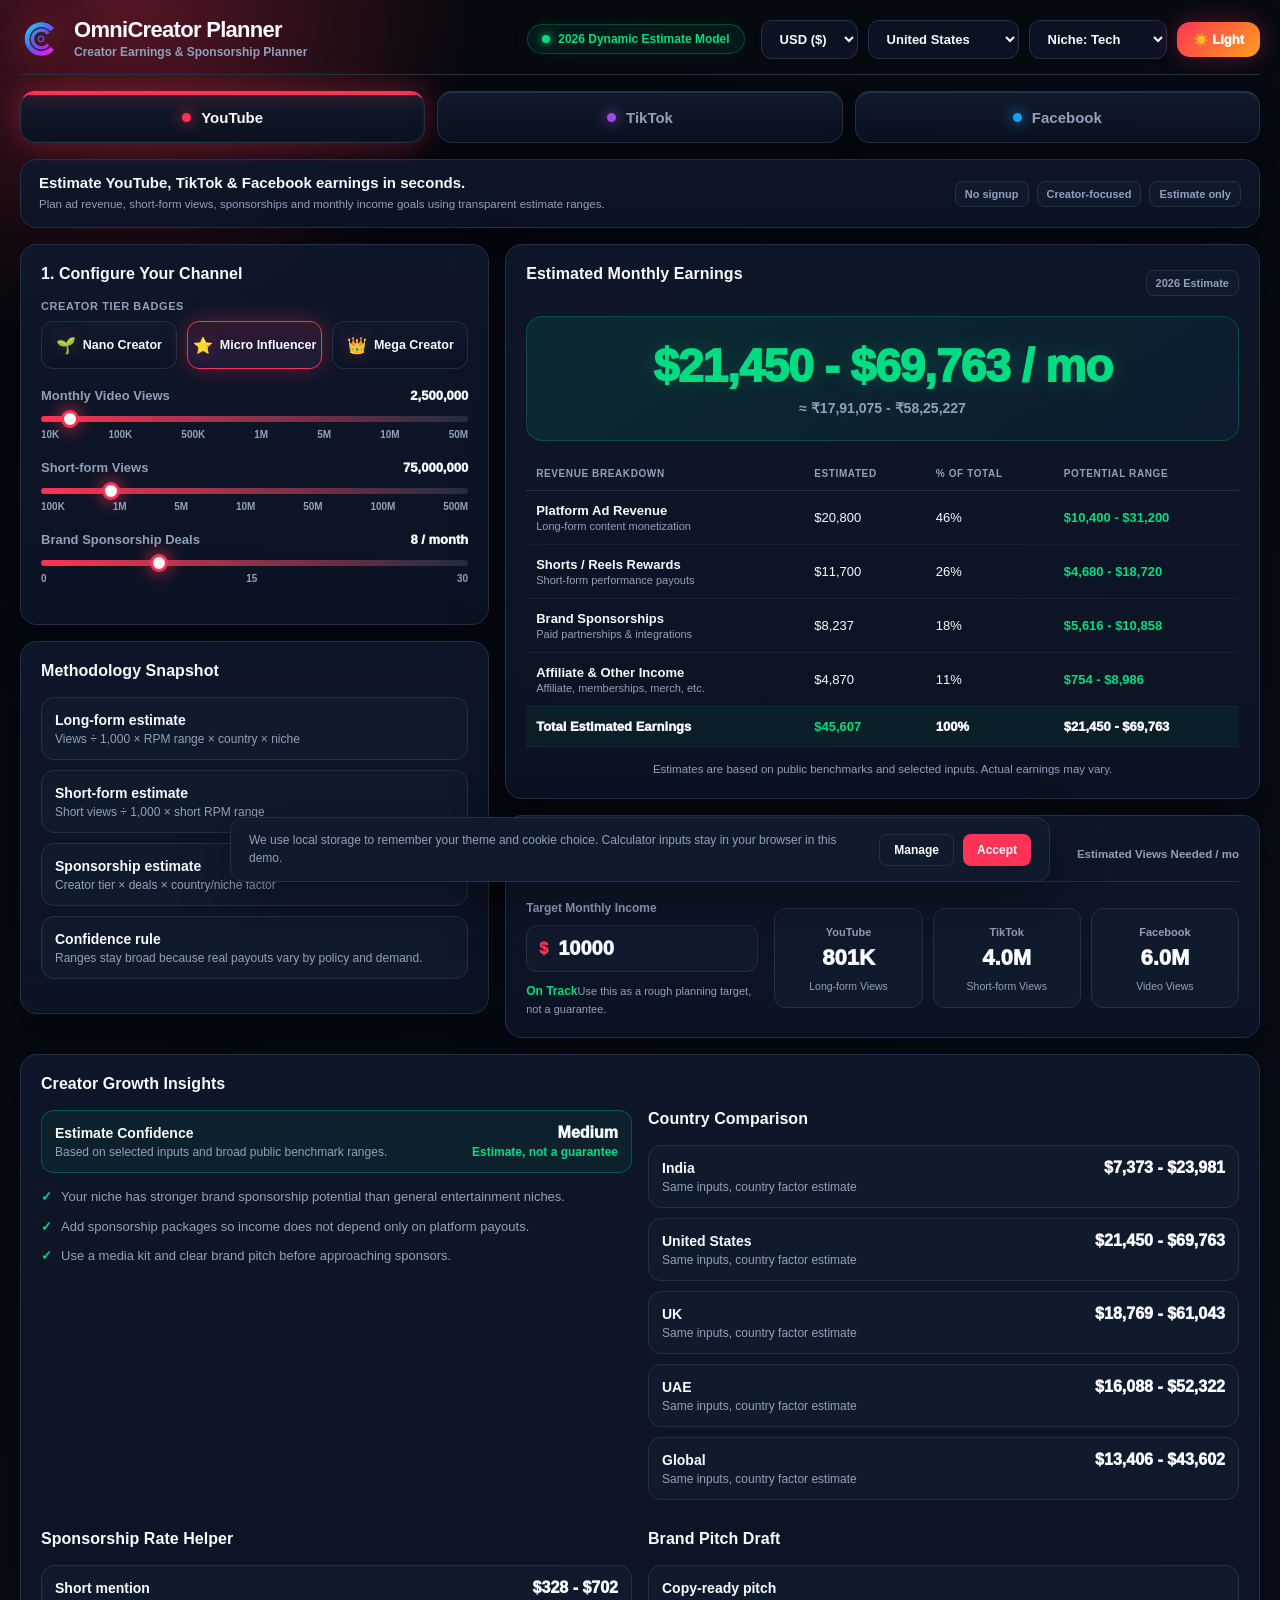
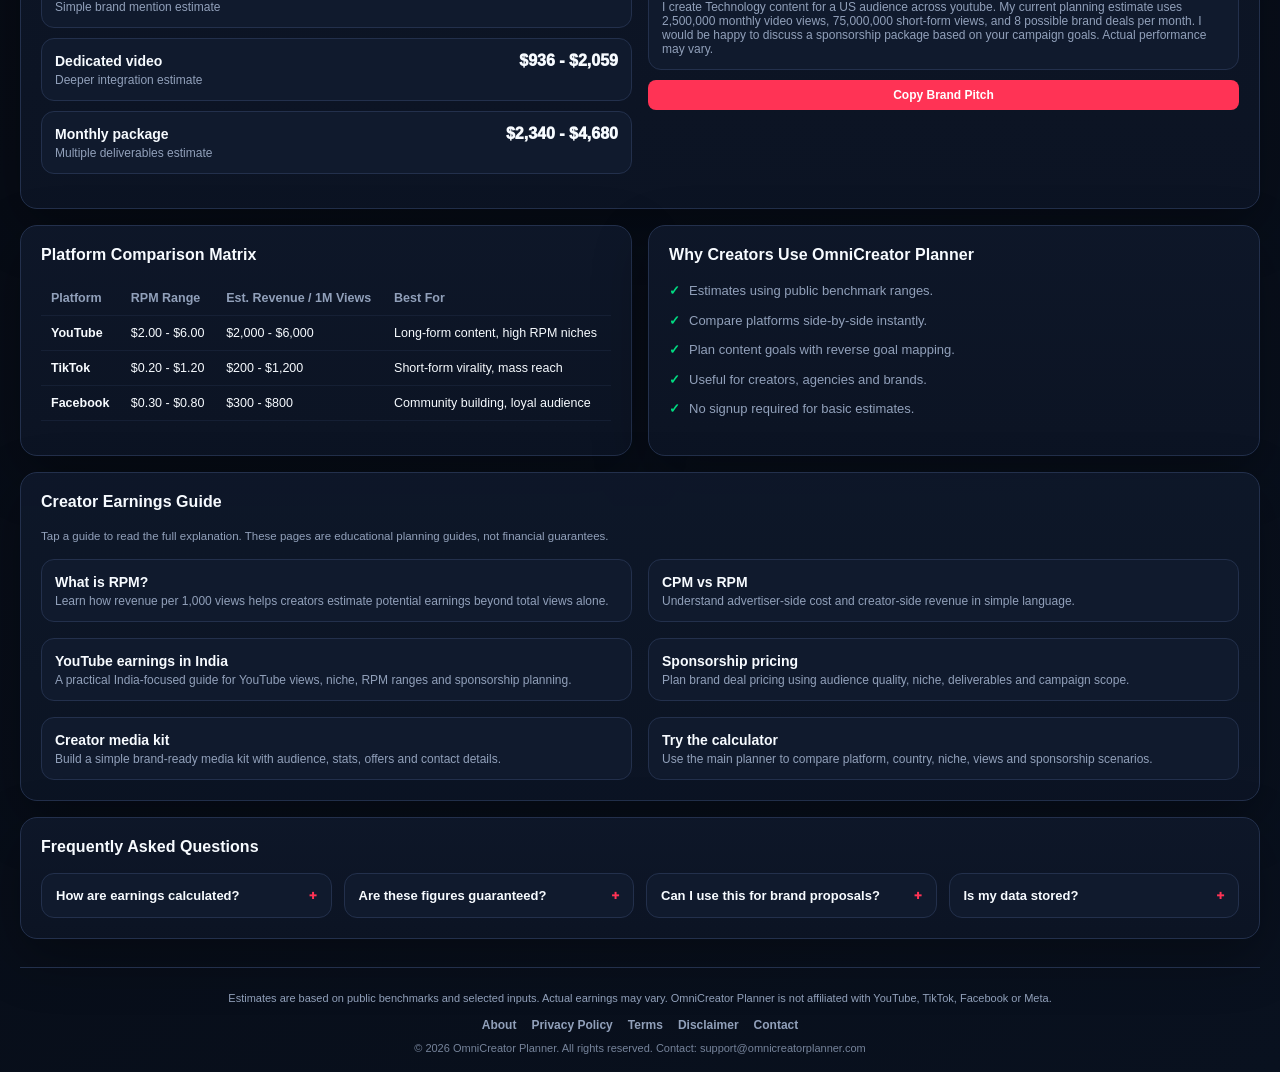
<file: index.html>
<!DOCTYPE html>
<html lang="en">
<head>
  <meta charset="UTF-8">
  <meta name="viewport" content="width=device-width, initial-scale=1.0">
  <title>OmniCreator Planner | Creator Earnings Estimator</title>
  <meta name="description" content="Estimate potential creator earnings across YouTube, TikTok and Facebook using selected inputs, public RPM benchmark ranges, country factors and niche assumptions. Actual earnings may vary.">
  <meta name="robots" content="index, follow">
  <meta name="theme-color" content="#07090e">
  <link rel="canonical" href="https://omnicreatorplanner.com/">
  <meta property="og:title" content="OmniCreator Planner | Creator Earnings Estimator">
  <meta property="og:description" content="A transparent creator revenue planner for YouTube, TikTok and Facebook estimates.">
  <meta property="og:type" content="website">
  <meta property="og:url" content="https://omnicreatorplanner.com/">
  <link rel="stylesheet" href="style.css">
</head>
<body data-theme="dark" data-platform="youtube">
  <div class="cookie-bar" id="cookie-consent-bar">
    <div class="cookie-text">We use local storage to remember your theme and cookie choice. Calculator inputs stay in your browser in this demo.</div>
    <div class="cookie-actions"><button class="cookie-btn secondary" onclick="openLegalPolicyModal('privacy')">Manage</button><button class="cookie-btn primary" onclick="acceptCookieConsent()">Accept</button></div>
  </div>

  <div class="app-wrapper">
    <header class="app-header">
      <div class="header-left"><div class="brand-container"><svg class="brand-logo-svg" viewBox="0 0 100 100" xmlns="http://www.w3.org/2000/svg" aria-label="OmniCreator Planner logo"><defs><linearGradient id="ringGlow" x1="0%" y1="0%" x2="100%" y2="100%"><stop offset="0%" stop-color="#1d9bf0"/><stop offset="50%" stop-color="#9d4edd"/><stop offset="100%" stop-color="#ff3355"/></linearGradient><filter id="brandGlow"><feGaussianBlur stdDeviation="2.2" result="blur"/><feMerge><feMergeNode in="blur"/><feMergeNode in="SourceGraphic"/></feMerge></filter></defs><rect x="10" y="10" width="80" height="80" rx="22" fill="rgba(255,255,255,.03)" stroke="url(#ringGlow)" stroke-width="3"/><path d="M61 25A27 27 0 1 0 61 75" fill="none" stroke="url(#ringGlow)" stroke-width="8" stroke-linecap="round" filter="url(#brandGlow)"/><path d="M56 36A15 15 0 1 0 56 64" fill="none" stroke="#ffffff" stroke-width="5" stroke-linecap="round" opacity=".92"/><circle cx="66" cy="50" r="5" fill="url(#ringGlow)" filter="url(#brandGlow)"/></svg><div class="brand-text"><span class="main-title">OmniCreator Planner</span><span class="sub-title">Creator Earnings & Sponsorship Planner</span></div></div></div>
      <div class="header-center"><div class="status-badge"><span class="status-pulse-dot"></span><span class="status-badge-text">2026 Dynamic Estimate Model</span></div></div>
      <div class="header-right"><div class="header-desktop-selectors" id="desktop-selectors-mount"></div><button class="theme-toggle-btn" id="theme-switcher-btn" onclick="toggleGlobalThemeMode()">Light</button></div>
    </header>

    <nav class="platform-tabs-container" aria-label="Platform selector">
      <button class="platform-tab-card youtube-tab active" onclick="setPlatformContext('youtube')"><span class="platform-indicator-dot yt"></span><span class="platform-tab-title">YouTube</span></button>
      <button class="platform-tab-card tiktok-tab" onclick="setPlatformContext('tiktok')"><span class="platform-indicator-dot tt"></span><span class="platform-tab-title">TikTok</span></button>
      <button class="platform-tab-card facebook-tab" onclick="setPlatformContext('facebook')"><span class="platform-indicator-dot fb"></span><span class="platform-tab-title">Facebook</span></button>
    </nav>

    <section class="glass-dashboard-card value-strip-card" style="padding:14px 18px;display:flex;justify-content:space-between;gap:14px;align-items:center;flex-wrap:wrap">
      <div><strong style="font-size:15px">Estimate YouTube, TikTok & Facebook earnings in seconds.</strong><p class="safe-compliance-disclaimer-label" style="text-align:left;margin-top:4px">Plan ad revenue, short-form views, sponsorships and monthly income goals using transparent estimate ranges.</p></div>
      <div style="display:flex;gap:8px;flex-wrap:wrap"><span class="badge-year-tag">No signup</span><span class="badge-year-tag">Creator-focused</span><span class="badge-year-tag">Estimate only</span></div>
    </section>

    <div class="main-layout-split-grid">
      <div class="layout-column-block section-configure">
        <section class="glass-dashboard-card config-panel-card">
          <h1 class="card-section-heading">1. Configure Your Channel</h1>
          <div class="mobile-inline-filters-box"><div class="form-select-row-element"><label>Currency</label><select class="form-native-dropdown select-currency-node" onchange="syncGlobalSelects(this,'currency')"><option value="USD">USD ($)</option><option value="INR">INR (₹)</option></select></div><div class="form-select-row-element"><label>Country Profile</label><select class="form-native-dropdown select-country-node" onchange="syncGlobalSelects(this,'country')"><option value="India">India</option><option value="Global">Global Market</option><option value="US">United States</option><option value="UK">United Kingdom</option><option value="Canada">Canada</option><option value="Australia">Australia</option><option value="UAE">UAE</option><option value="Pakistan">Pakistan</option><option value="Bangladesh">Bangladesh</option></select></div><div class="form-select-row-element"><label>Channel Niche</label><select class="form-native-dropdown select-niche-node" onchange="syncGlobalSelects(this,'niche')"><option value="Technology">Technology</option><option value="Finance">Finance</option><option value="Education">Education</option><option value="Business">Business</option><option value="Gaming">Gaming</option><option value="Entertainment">Entertainment</option><option value="Lifestyle">Lifestyle</option><option value="Beauty">Beauty</option><option value="Fitness">Fitness</option><option value="Travel">Travel</option></select></div></div>
          <div class="badge-presets-container"><label class="preset-label-tag">Creator Tier Badges</label><div class="badge-flex-row"><button class="preset-pill-btn btn-nano" onclick="triggerPresetAllocation('nano',this)"><span class="badge-icon-vector">🌱</span> Nano Creator</button><button class="preset-pill-btn btn-micro active" onclick="triggerPresetAllocation('micro',this)"><span class="badge-icon-vector">⭐</span> Micro Influencer</button><button class="preset-pill-btn btn-mega" onclick="triggerPresetAllocation('mega',this)"><span class="badge-icon-vector">👑</span> Mega Creator</button></div></div>
          <div class="slider-element-wrapper"><div class="slider-header-labels"><span class="slider-title-text">Monthly Video Views</span><span class="slider-live-value-counter" id="lbl-counter-views">2,500,000</span></div><input type="range" class="native-theme-slider" id="input-range-views" min="10000" max="50000000" step="10000" value="2500000" oninput="runExecutionCalculations()"><div class="slider-marker-bounds-row"><span>10K</span><span>100K</span><span>500K</span><span>1M</span><span>5M</span><span>10M</span><span>50M</span></div></div>
          <div class="slider-element-wrapper"><div class="slider-header-labels"><span class="slider-title-text">Short-form Views</span><span class="slider-live-value-counter" id="lbl-counter-shorts">75,000,000</span></div><input type="range" class="native-theme-slider" id="input-range-shorts" min="100000" max="500000000" step="50000" value="75000000" oninput="runExecutionCalculations()"><div class="slider-marker-bounds-row"><span>100K</span><span>1M</span><span>5M</span><span>10M</span><span>50M</span><span>100M</span><span>500M</span></div></div>
          <div class="slider-element-wrapper"><div class="slider-header-labels"><span class="slider-title-text">Brand Sponsorship Deals</span><span class="slider-live-value-counter" id="lbl-counter-deals">8 / month</span></div><input type="range" class="native-theme-slider" id="input-range-deals" min="0" max="30" step="1" value="8" oninput="runExecutionCalculations()"><div class="slider-marker-bounds-row"><span>0</span><span>15</span><span>30</span></div></div>
        </section>
        <section class="glass-dashboard-card methodology-snapshot-card" style="margin-top:16px"><h2 class="card-section-heading">Methodology Snapshot</h2><div class="mobile-only-breakdown-cards-stack" style="display:flex"><div class="responsive-breakdown-card-node"><div class="resp-card-left-meta"><strong>Long-form estimate</strong><small>Views ÷ 1,000 × RPM range × country × niche</small></div></div><div class="responsive-breakdown-card-node"><div class="resp-card-left-meta"><strong>Short-form estimate</strong><small>Short views ÷ 1,000 × short RPM range</small></div></div><div class="responsive-breakdown-card-node"><div class="resp-card-left-meta"><strong>Sponsorship estimate</strong><small>Creator tier × deals × country/niche factor</small></div></div><div class="responsive-breakdown-card-node"><div class="resp-card-left-meta"><strong>Confidence rule</strong><small>Ranges stay broad because real payouts vary by policy and demand.</small></div></div></div></section>
      </div>

      <div class="layout-column-block section-results">
        <section class="glass-dashboard-card results-display-panel"><div class="results-panel-header"><h2 class="card-section-heading">Estimated Monthly Earnings</h2><span class="badge-year-tag">2026 Estimate</span></div><div class="earnings-hero-payout-box"><div class="payout-range-primary" id="payout-range-display-usd">$8,200 - $12,450 / mo</div><div class="payout-range-alternate" id="payout-range-display-inr">≈ ₹6,84,600 - ₹10,39,500</div></div><div class="desktop-only-table-wrapper"><table class="breakdown-matrix-table"><thead><tr><th>Revenue Breakdown</th><th>Estimated</th><th>% of Total</th><th>Potential Range</th></tr></thead><tbody id="table-body-breakdown-rows"></tbody></table></div><div class="mobile-only-breakdown-cards-stack" id="mobile-cards-breakdown-mount"></div><p class="safe-compliance-disclaimer-label">Estimates are based on public benchmarks and selected inputs. Actual earnings may vary.</p></section>
        <section class="glass-dashboard-card goal-planner-panel-card"><div class="goal-planner-container-header"><h2 class="card-section-heading">Goal Planner</h2><span class="goal-subheading-note">Estimated Views Needed / mo</span></div><div class="goal-planner-split-flex-wrapper"><div class="goal-left-input-block"><label class="goal-input-label-tag">Target Monthly Income</label><div class="goal-input-relative-field"><span class="goal-currency-symbol-marker" id="lbl-goal-currency-indicator">$</span><input type="number" class="goal-native-numeric-input" id="input-numeric-goal" value="10000" oninput="executeReverseGoalPlannerMath()"></div><div class="goal-status-indicator-block"><span class="status-marker-emerald">On Track</span><span class="status-desc-text">Use this as a rough planning target, not a guarantee.</span></div></div><div class="goal-right-metrics-display-stack"><div class="goal-platform-output-row yt-row"><span class="goal-platform-name">YouTube</span><div class="goal-computed-value" id="lbl-goal-yt-views">1.1M</div><span class="goal-unit-subtext">Long-form Views</span></div><div class="goal-platform-output-row tt-row"><span class="goal-platform-name">TikTok</span><div class="goal-computed-value" id="lbl-goal-tt-views">1.6M</div><span class="goal-unit-subtext">Short-form Views</span></div><div class="goal-platform-output-row fb-row"><span class="goal-platform-name">Facebook</span><div class="goal-computed-value" id="lbl-goal-fb-views">1.2M</div><span class="goal-unit-subtext">Video Views</span></div></div></div></section>
      </div>
    </div>

    <section class="glass-dashboard-card creator-insights-panel"><h2 class="card-section-heading">Creator Growth Insights</h2><div class="lower-data-split-grid"><div><div class="responsive-breakdown-card-node total-card"><div class="resp-card-left-meta"><strong>Estimate Confidence</strong><small id="insight-confidence-reason">Based on broad public benchmark ranges.</small></div><div class="resp-card-right-metrics"><span class="resp-card-val" id="insight-confidence-label">Medium</span><span class="resp-card-range">Estimate, not a guarantee</span></div></div><ul class="benefits-clean-list-layer" id="growth-suggestions-list" style="margin-top:14px"></ul></div><div><h3 class="card-section-heading">Country Comparison</h3><div class="mobile-only-breakdown-cards-stack" id="country-comparison-cards" style="display:flex"></div></div></div><div class="lower-data-split-grid" style="margin-top:16px"><div><h3 class="card-section-heading">Sponsorship Rate Helper</h3><div class="mobile-only-breakdown-cards-stack" id="sponsorship-helper-cards" style="display:flex"></div></div><div><h3 class="card-section-heading">Brand Pitch Draft</h3><div class="responsive-breakdown-card-node" style="align-items:flex-start"><div class="resp-card-left-meta"><strong>Copy-ready pitch</strong><small id="brand-pitch-output">Adjust inputs to generate a creator pitch.</small></div></div><button class="cookie-btn primary" onclick="copyBrandPitchText()" style="margin-top:10px;width:100%">Copy Brand Pitch</button><p class="safe-compliance-disclaimer-label" id="copy-feedback" style="margin-top:8px"></p></div></div></section>

    <div class="lower-data-split-grid"><section class="glass-dashboard-card comparison-matrix-card"><h2 class="card-section-heading">Platform Comparison Matrix</h2><div id="comparison-layout-mount-node"></div></section><section class="glass-dashboard-card value-benefits-card"><h2 class="card-section-heading">Why Creators Use OmniCreator Planner</h2><ul class="benefits-clean-list-layer"><li>Estimates using public benchmark ranges.</li><li>Compare platforms side-by-side instantly.</li><li>Plan content goals with reverse goal mapping.</li><li>Useful for creators, agencies and brands.</li><li>No signup required for basic estimates.</li></ul></section></div>

    <section class="glass-dashboard-card creator-guide-section">
      <h2 class="card-section-heading">Creator Earnings Guide</h2>
      <p class="safe-compliance-disclaimer-label" style="text-align:left;margin-bottom:14px">Tap a guide to read the full explanation. These pages are educational planning guides, not financial guarantees.</p>
      <div class="lower-data-split-grid">
        <a class="responsive-breakdown-card-node" href="rpm-guide.html" style="align-items:flex-start;text-decoration:none;color:inherit"><div class="resp-card-left-meta"><strong>What is RPM?</strong><small>Learn how revenue per 1,000 views helps creators estimate potential earnings beyond total views alone.</small></div></a>
        <a class="responsive-breakdown-card-node" href="cpm-vs-rpm.html" style="align-items:flex-start;text-decoration:none;color:inherit"><div class="resp-card-left-meta"><strong>CPM vs RPM</strong><small>Understand advertiser-side cost and creator-side revenue in simple language.</small></div></a>
        <a class="responsive-breakdown-card-node" href="youtube-earnings-india.html" style="align-items:flex-start;text-decoration:none;color:inherit"><div class="resp-card-left-meta"><strong>YouTube earnings in India</strong><small>A practical India-focused guide for YouTube views, niche, RPM ranges and sponsorship planning.</small></div></a>
        <a class="responsive-breakdown-card-node" href="sponsorship-pricing-guide.html" style="align-items:flex-start;text-decoration:none;color:inherit"><div class="resp-card-left-meta"><strong>Sponsorship pricing</strong><small>Plan brand deal pricing using audience quality, niche, deliverables and campaign scope.</small></div></a>
        <a class="responsive-breakdown-card-node" href="media-kit-guide.html" style="align-items:flex-start;text-decoration:none;color:inherit"><div class="resp-card-left-meta"><strong>Creator media kit</strong><small>Build a simple brand-ready media kit with audience, stats, offers and contact details.</small></div></a>
        <a class="responsive-breakdown-card-node" href="index.html" style="align-items:flex-start;text-decoration:none;color:inherit"><div class="resp-card-left-meta"><strong>Try the calculator</strong><small>Use the main planner to compare platform, country, niche, views and sponsorship scenarios.</small></div></a>
      </div>
    </section>

    <section class="glass-dashboard-card semantic-faq-accordion-card"><h2 class="card-section-heading">Frequently Asked Questions</h2><div class="accordion-layout-vertical-stack"><div class="accordion-node-item" onclick="toggleAccordionState(this)"><div class="accordion-question-row">How are earnings calculated? <span class="toggle-sign-icon">+</span></div><div class="accordion-answer-content-block"><p>Estimates use selected platform, views, short-form views, country, niche, creator tier, sponsorship deals and public benchmark RPM ranges.</p></div></div><div class="accordion-node-item" onclick="toggleAccordionState(this)"><div class="accordion-question-row">Are these figures guaranteed? <span class="toggle-sign-icon">+</span></div><div class="accordion-answer-content-block"><p>No. Actual earnings may vary based on audience location, engagement, watch time, monetization status, platform policy and advertiser demand.</p></div></div><div class="accordion-node-item" onclick="toggleAccordionState(this)"><div class="accordion-question-row">Can I use this for brand proposals? <span class="toggle-sign-icon">+</span></div><div class="accordion-answer-content-block"><p>Yes, this tool can help create rough planning estimates, but final brand pricing should be negotiated separately.</p></div></div><div class="accordion-node-item" onclick="toggleAccordionState(this)"><div class="accordion-question-row">Is my data stored? <span class="toggle-sign-icon">+</span></div><div class="accordion-answer-content-block"><p>For this demo, calculations run in your browser and no account is required. Theme and cookie choices may be saved locally in your browser.</p></div></div></div></section>

    <footer class="app-system-footer"><p class="footer-legal-disclaimer-paragraph">Estimates are based on public benchmarks and selected inputs. Actual earnings may vary. OmniCreator Planner is not affiliated with YouTube, TikTok, Facebook or Meta.</p><div class="footer-nav-links-row"><a href="javascript:void(0)" onclick="openLegalPolicyModal('about'); return false;">About</a><a href="javascript:void(0)" onclick="openLegalPolicyModal('privacy'); return false;">Privacy Policy</a><a href="javascript:void(0)" onclick="openLegalPolicyModal('terms'); return false;">Terms</a><a href="javascript:void(0)" onclick="openLegalPolicyModal('disclaimer'); return false;">Disclaimer</a><a href="javascript:void(0)" onclick="openLegalPolicyModal('contact'); return false;">Contact</a></div><p class="footer-copyright-tag-label">© 2026 OmniCreator Planner. All rights reserved. Contact: support@omnicreatorplanner.com</p></footer>
  </div>

  <div class="modal-dialog-blur-overlay" id="global-policy-modal-mount" onclick="closeLegalPolicyModal()"><div class="modal-body-container" onclick="event.stopPropagation()"><button class="modal-close-trigger-btn" onclick="closeLegalPolicyModal()">×</button><div class="modal-dynamic-content-area" id="modal-content-injector"></div></div></div>
  <script src="logo-fix.js"></script>
  <script src="script.js"></script>
</body>
</html>
</file>
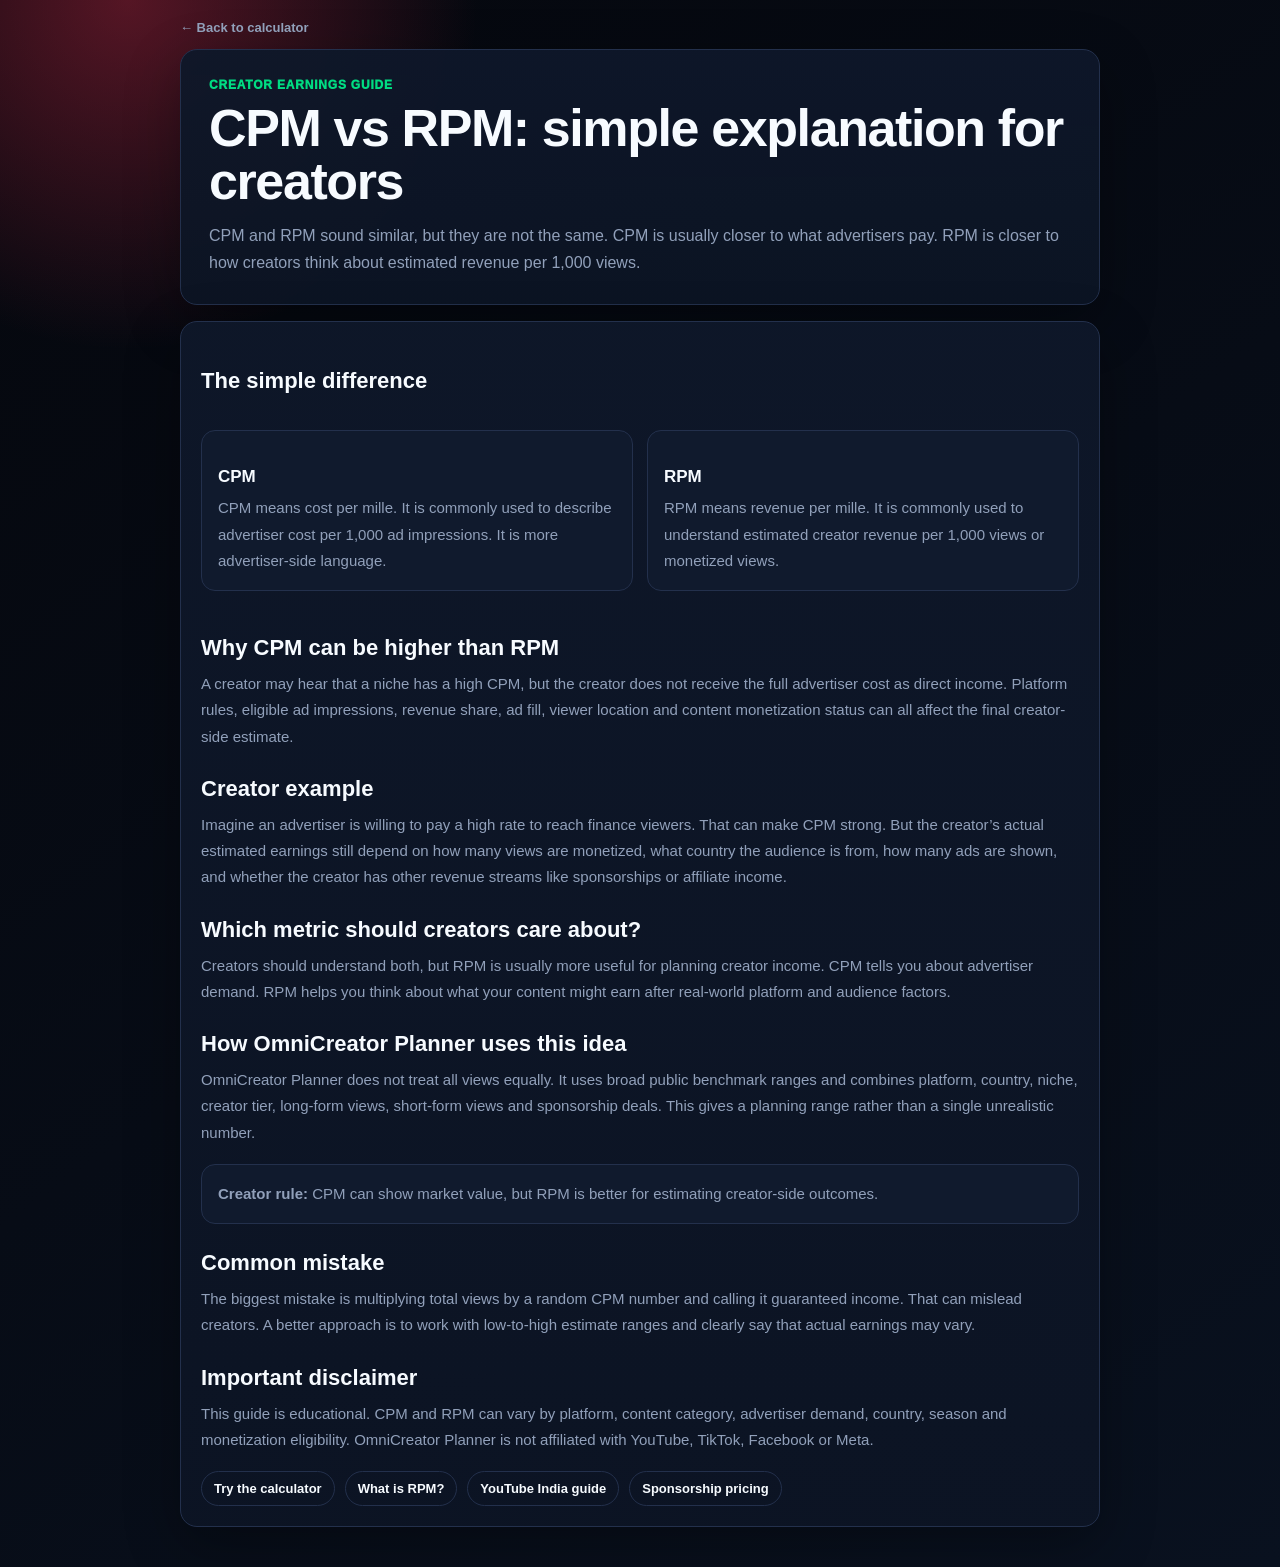
<file: cpm-vs-rpm.html>
<!DOCTYPE html>
<html lang="en">
<head>
  <meta charset="UTF-8">
  <meta name="viewport" content="width=device-width, initial-scale=1.0">
  <title>CPM vs RPM: Simple Explanation for Creators | OmniCreator Planner</title>
  <meta name="description" content="Understand CPM vs RPM in simple creator language. Learn why advertiser cost and creator revenue are not the same thing.">
  <meta name="robots" content="index, follow">
  <meta name="theme-color" content="#07090e">
  <link rel="canonical" href="https://omnicreatorplanner.com/cpm-vs-rpm.html">
  <meta property="og:title" content="CPM vs RPM: Simple Explanation for Creators">
  <meta property="og:description" content="A clear guide to the difference between CPM and RPM for creators planning YouTube, TikTok or Facebook earnings.">
  <meta property="og:type" content="article">
  <meta property="og:url" content="https://omnicreatorplanner.com/cpm-vs-rpm.html">
  <link rel="stylesheet" href="style.css">
  <style>.guide-wrapper{max-width:920px;margin:0 auto;padding:18px 0 40px}.guide-hero{padding:28px}.guide-eyebrow{color:var(--green);font-size:12px;font-weight:950;text-transform:uppercase;letter-spacing:.8px;margin-bottom:10px}.guide-title{font-size:clamp(30px,5vw,52px);line-height:1.02;letter-spacing:-1.4px;margin-bottom:14px}.guide-intro{color:var(--muted);font-size:16px;line-height:1.7}.guide-body{margin-top:16px}.guide-body h2{font-size:22px;margin:26px 0 10px}.guide-body h3{font-size:17px;margin:20px 0 8px}.guide-body p,.guide-body li{color:var(--muted);font-size:15px;line-height:1.75}.guide-body ul{padding-left:22px;margin:10px 0}.guide-callout{border:1px solid var(--line);background:var(--card2);border-radius:14px;padding:16px;margin:18px 0}.guide-grid{display:grid;grid-template-columns:1fr 1fr;gap:14px;margin:18px 0}.guide-nav{display:flex;gap:10px;flex-wrap:wrap;margin-top:18px}.guide-nav a{color:var(--text);text-decoration:none;border:1px solid var(--line);border-radius:999px;padding:9px 12px;font-size:13px;font-weight:850}.guide-back{display:inline-flex;margin-bottom:14px;color:var(--muted);text-decoration:none;font-weight:900;font-size:13px}@media(max-width:700px){.guide-grid{grid-template-columns:1fr}.guide-hero{padding:20px}}</style>
</head>
<body data-theme="dark" data-platform="youtube">
  <div class="guide-wrapper">
    <a class="guide-back" href="index.html">← Back to calculator</a>
    <article class="glass-dashboard-card guide-hero">
      <div class="guide-eyebrow">Creator earnings guide</div>
      <h1 class="guide-title">CPM vs RPM: simple explanation for creators</h1>
      <p class="guide-intro">CPM and RPM sound similar, but they are not the same. CPM is usually closer to what advertisers pay. RPM is closer to how creators think about estimated revenue per 1,000 views.</p>
    </article>

    <article class="glass-dashboard-card guide-body">
      <h2>The simple difference</h2>
      <div class="guide-grid">
        <div class="guide-callout"><h3>CPM</h3><p>CPM means cost per mille. It is commonly used to describe advertiser cost per 1,000 ad impressions. It is more advertiser-side language.</p></div>
        <div class="guide-callout"><h3>RPM</h3><p>RPM means revenue per mille. It is commonly used to understand estimated creator revenue per 1,000 views or monetized views.</p></div>
      </div>

      <h2>Why CPM can be higher than RPM</h2>
      <p>A creator may hear that a niche has a high CPM, but the creator does not receive the full advertiser cost as direct income. Platform rules, eligible ad impressions, revenue share, ad fill, viewer location and content monetization status can all affect the final creator-side estimate.</p>

      <h2>Creator example</h2>
      <p>Imagine an advertiser is willing to pay a high rate to reach finance viewers. That can make CPM strong. But the creator’s actual estimated earnings still depend on how many views are monetized, what country the audience is from, how many ads are shown, and whether the creator has other revenue streams like sponsorships or affiliate income.</p>

      <h2>Which metric should creators care about?</h2>
      <p>Creators should understand both, but RPM is usually more useful for planning creator income. CPM tells you about advertiser demand. RPM helps you think about what your content might earn after real-world platform and audience factors.</p>

      <h2>How OmniCreator Planner uses this idea</h2>
      <p>OmniCreator Planner does not treat all views equally. It uses broad public benchmark ranges and combines platform, country, niche, creator tier, long-form views, short-form views and sponsorship deals. This gives a planning range rather than a single unrealistic number.</p>

      <div class="guide-callout"><p><strong>Creator rule:</strong> CPM can show market value, but RPM is better for estimating creator-side outcomes.</p></div>

      <h2>Common mistake</h2>
      <p>The biggest mistake is multiplying total views by a random CPM number and calling it guaranteed income. That can mislead creators. A better approach is to work with low-to-high estimate ranges and clearly say that actual earnings may vary.</p>

      <h2>Important disclaimer</h2>
      <p>This guide is educational. CPM and RPM can vary by platform, content category, advertiser demand, country, season and monetization eligibility. OmniCreator Planner is not affiliated with YouTube, TikTok, Facebook or Meta.</p>

      <div class="guide-nav">
        <a href="index.html">Try the calculator</a>
        <a href="rpm-guide.html">What is RPM?</a>
        <a href="youtube-earnings-india.html">YouTube India guide</a>
        <a href="sponsorship-pricing-guide.html">Sponsorship pricing</a>
      </div>
    </article>
  </div>
</body>
</html>
</file>
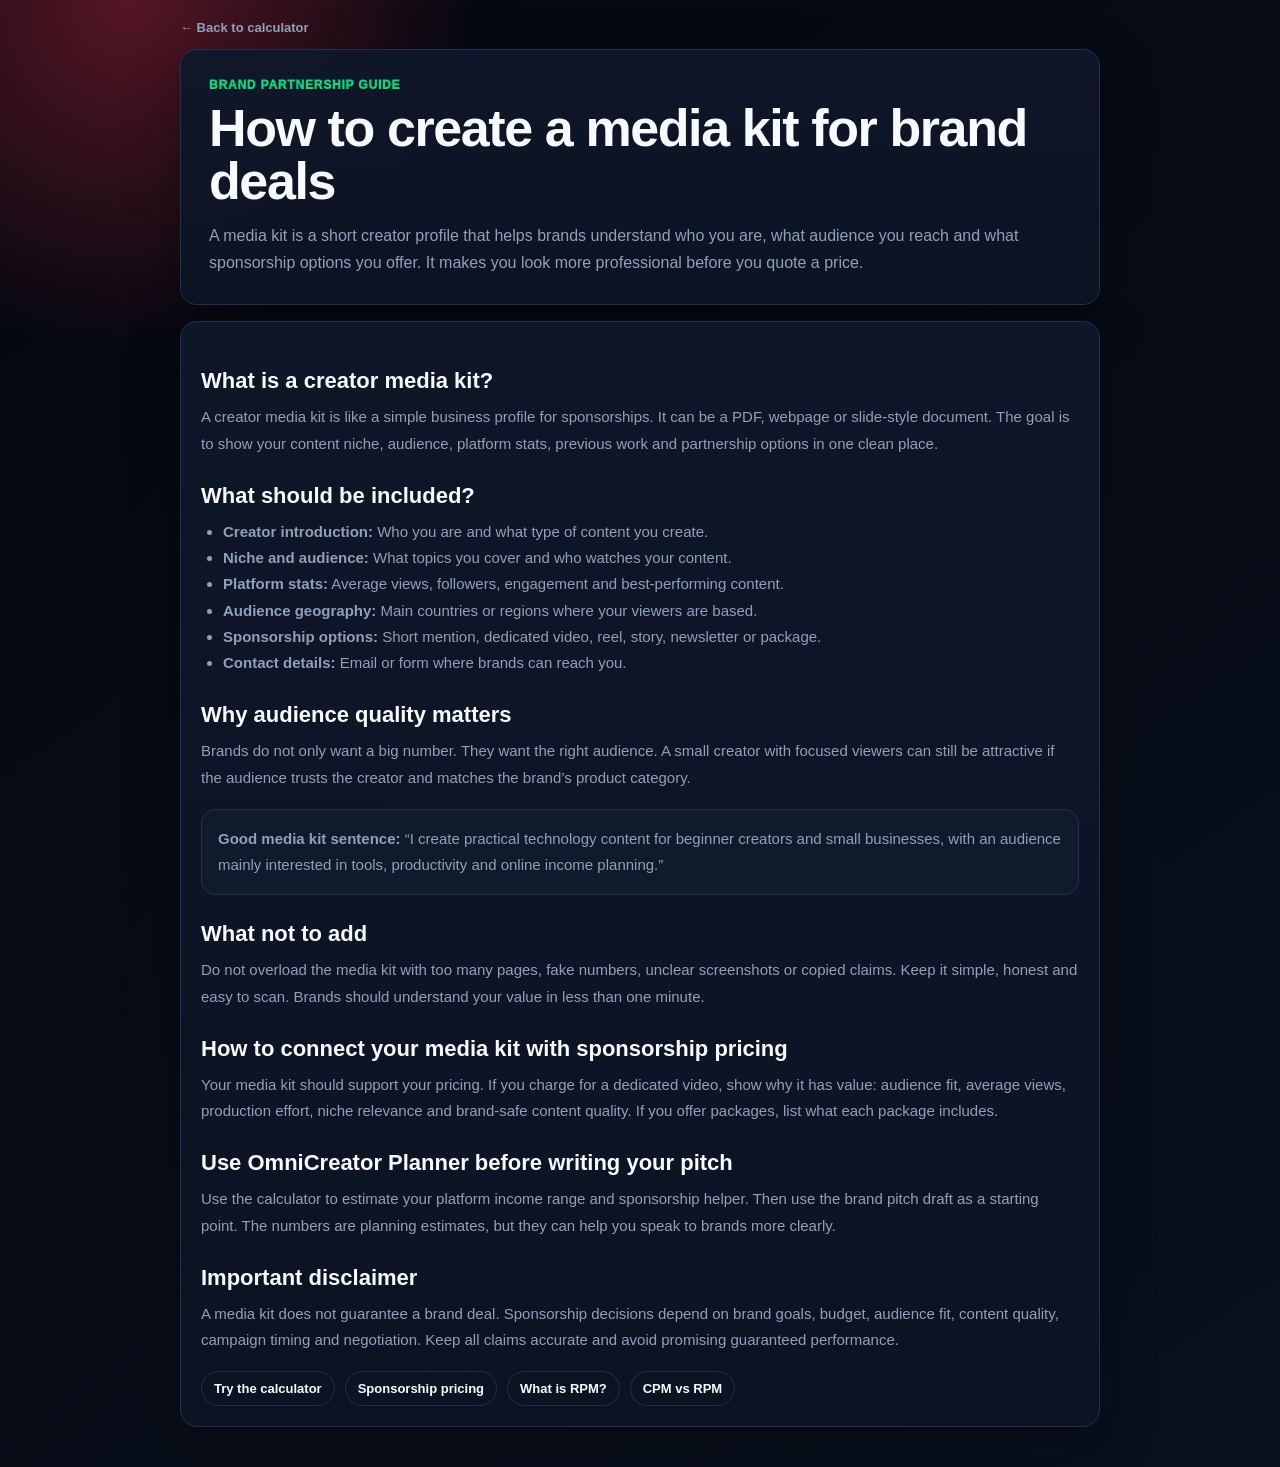
<file: media-kit-guide.html>
<!DOCTYPE html>
<html lang="en">
<head>
  <meta charset="UTF-8">
  <meta name="viewport" content="width=device-width, initial-scale=1.0">
  <title>How to Create a Media Kit for Brand Deals | OmniCreator Planner</title>
  <meta name="description" content="Learn what a creator media kit should include: audience profile, content niche, platform stats, sponsorship options, past results and contact details.">
  <meta name="robots" content="index, follow">
  <meta name="theme-color" content="#07090e">
  <link rel="canonical" href="https://omnicreatorplanner.com/media-kit-guide.html">
  <meta property="og:title" content="How to Create a Media Kit for Brand Deals">
  <meta property="og:description" content="A simple creator media kit guide for sponsorship outreach and brand partnerships.">
  <meta property="og:type" content="article">
  <meta property="og:url" content="https://omnicreatorplanner.com/media-kit-guide.html">
  <link rel="stylesheet" href="style.css">
  <style>.guide-wrapper{max-width:920px;margin:0 auto;padding:18px 0 40px}.guide-hero{padding:28px}.guide-eyebrow{color:var(--green);font-size:12px;font-weight:950;text-transform:uppercase;letter-spacing:.8px;margin-bottom:10px}.guide-title{font-size:clamp(30px,5vw,52px);line-height:1.02;letter-spacing:-1.4px;margin-bottom:14px}.guide-intro{color:var(--muted);font-size:16px;line-height:1.7}.guide-body{margin-top:16px}.guide-body h2{font-size:22px;margin:26px 0 10px}.guide-body h3{font-size:17px;margin:20px 0 8px}.guide-body p,.guide-body li{color:var(--muted);font-size:15px;line-height:1.75}.guide-body ul{padding-left:22px;margin:10px 0}.guide-callout{border:1px solid var(--line);background:var(--card2);border-radius:14px;padding:16px;margin:18px 0}.guide-nav{display:flex;gap:10px;flex-wrap:wrap;margin-top:18px}.guide-nav a{color:var(--text);text-decoration:none;border:1px solid var(--line);border-radius:999px;padding:9px 12px;font-size:13px;font-weight:850}.guide-back{display:inline-flex;margin-bottom:14px;color:var(--muted);text-decoration:none;font-weight:900;font-size:13px}@media(max-width:600px){.guide-hero{padding:20px}}</style>
</head>
<body data-theme="dark" data-platform="youtube">
  <div class="guide-wrapper">
    <a class="guide-back" href="index.html">← Back to calculator</a>
    <article class="glass-dashboard-card guide-hero">
      <div class="guide-eyebrow">Brand partnership guide</div>
      <h1 class="guide-title">How to create a media kit for brand deals</h1>
      <p class="guide-intro">A media kit is a short creator profile that helps brands understand who you are, what audience you reach and what sponsorship options you offer. It makes you look more professional before you quote a price.</p>
    </article>

    <article class="glass-dashboard-card guide-body">
      <h2>What is a creator media kit?</h2>
      <p>A creator media kit is like a simple business profile for sponsorships. It can be a PDF, webpage or slide-style document. The goal is to show your content niche, audience, platform stats, previous work and partnership options in one clean place.</p>

      <h2>What should be included?</h2>
      <ul>
        <li><strong>Creator introduction:</strong> Who you are and what type of content you create.</li>
        <li><strong>Niche and audience:</strong> What topics you cover and who watches your content.</li>
        <li><strong>Platform stats:</strong> Average views, followers, engagement and best-performing content.</li>
        <li><strong>Audience geography:</strong> Main countries or regions where your viewers are based.</li>
        <li><strong>Sponsorship options:</strong> Short mention, dedicated video, reel, story, newsletter or package.</li>
        <li><strong>Contact details:</strong> Email or form where brands can reach you.</li>
      </ul>

      <h2>Why audience quality matters</h2>
      <p>Brands do not only want a big number. They want the right audience. A small creator with focused viewers can still be attractive if the audience trusts the creator and matches the brand’s product category.</p>

      <div class="guide-callout"><p><strong>Good media kit sentence:</strong> “I create practical technology content for beginner creators and small businesses, with an audience mainly interested in tools, productivity and online income planning.”</p></div>

      <h2>What not to add</h2>
      <p>Do not overload the media kit with too many pages, fake numbers, unclear screenshots or copied claims. Keep it simple, honest and easy to scan. Brands should understand your value in less than one minute.</p>

      <h2>How to connect your media kit with sponsorship pricing</h2>
      <p>Your media kit should support your pricing. If you charge for a dedicated video, show why it has value: audience fit, average views, production effort, niche relevance and brand-safe content quality. If you offer packages, list what each package includes.</p>

      <h2>Use OmniCreator Planner before writing your pitch</h2>
      <p>Use the calculator to estimate your platform income range and sponsorship helper. Then use the brand pitch draft as a starting point. The numbers are planning estimates, but they can help you speak to brands more clearly.</p>

      <h2>Important disclaimer</h2>
      <p>A media kit does not guarantee a brand deal. Sponsorship decisions depend on brand goals, budget, audience fit, content quality, campaign timing and negotiation. Keep all claims accurate and avoid promising guaranteed performance.</p>

      <div class="guide-nav">
        <a href="index.html">Try the calculator</a>
        <a href="sponsorship-pricing-guide.html">Sponsorship pricing</a>
        <a href="rpm-guide.html">What is RPM?</a>
        <a href="cpm-vs-rpm.html">CPM vs RPM</a>
      </div>
    </article>
  </div>
</body>
</html>
</file>
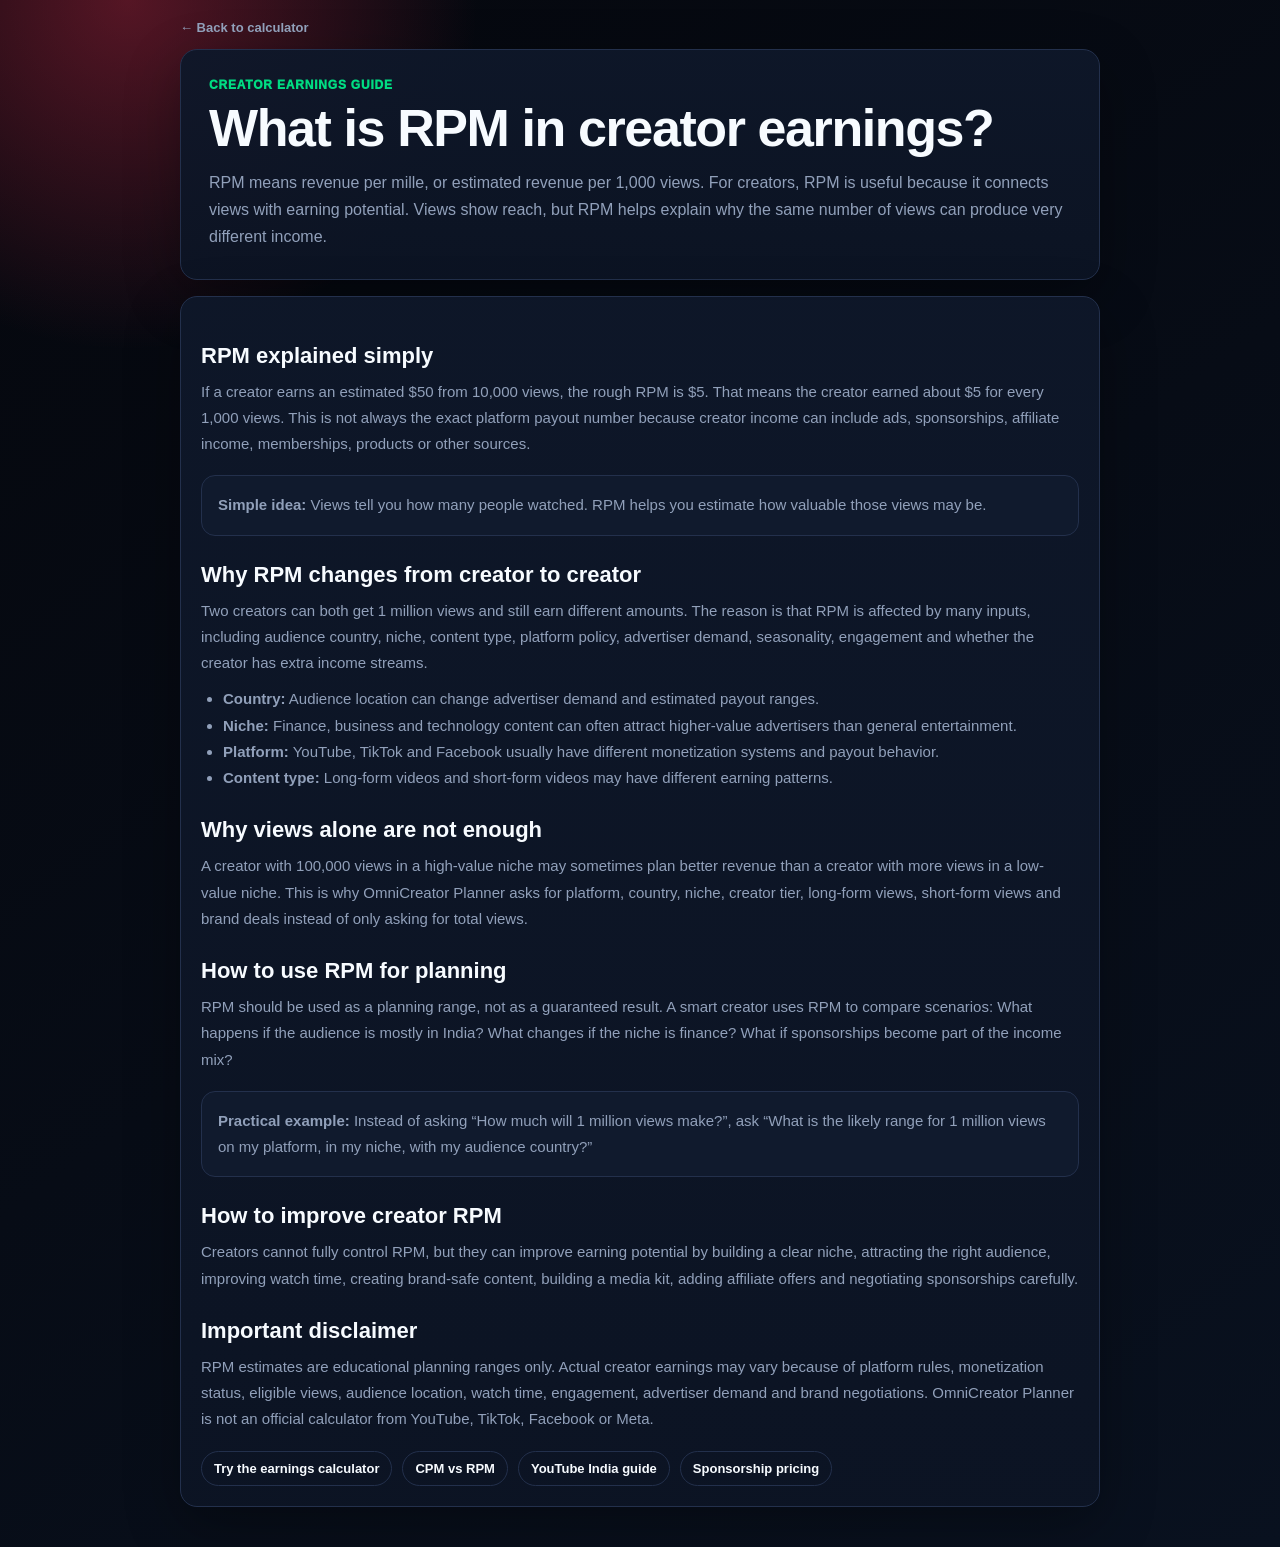
<file: rpm-guide.html>
<!DOCTYPE html>
<html lang="en">
<head>
  <meta charset="UTF-8">
  <meta name="viewport" content="width=device-width, initial-scale=1.0">
  <title>What Is RPM in Creator Earnings? | OmniCreator Planner</title>
  <meta name="description" content="Learn what RPM means in creator earnings, why it matters more than views alone, and how platform, country, niche and monetization mix can affect estimates.">
  <meta name="robots" content="index, follow">
  <meta name="theme-color" content="#07090e">
  <link rel="canonical" href="https://omnicreatorplanner.com/rpm-guide.html">
  <meta property="og:title" content="What Is RPM in Creator Earnings?">
  <meta property="og:description" content="A beginner-friendly guide to RPM, creator revenue estimates and why earnings vary by platform, audience and niche.">
  <meta property="og:type" content="article">
  <meta property="og:url" content="https://omnicreatorplanner.com/rpm-guide.html">
  <link rel="stylesheet" href="style.css">
  <style>.guide-wrapper{max-width:920px;margin:0 auto;padding:18px 0 40px}.guide-hero{padding:28px}.guide-eyebrow{color:var(--green);font-size:12px;font-weight:950;text-transform:uppercase;letter-spacing:.8px;margin-bottom:10px}.guide-title{font-size:clamp(30px,5vw,52px);line-height:1.02;letter-spacing:-1.4px;margin-bottom:14px}.guide-intro{color:var(--muted);font-size:16px;line-height:1.7}.guide-body{margin-top:16px}.guide-body h2{font-size:22px;margin:26px 0 10px}.guide-body h3{font-size:17px;margin:20px 0 8px}.guide-body p,.guide-body li{color:var(--muted);font-size:15px;line-height:1.75}.guide-body ul{padding-left:22px;margin:10px 0}.guide-callout{border:1px solid var(--line);background:var(--card2);border-radius:14px;padding:16px;margin:18px 0}.guide-nav{display:flex;gap:10px;flex-wrap:wrap;margin-top:18px}.guide-nav a{color:var(--text);text-decoration:none;border:1px solid var(--line);border-radius:999px;padding:9px 12px;font-size:13px;font-weight:850}.guide-nav a:hover{border-color:var(--accent)}.guide-back{display:inline-flex;margin-bottom:14px;color:var(--muted);text-decoration:none;font-weight:900;font-size:13px}.guide-back:hover{color:var(--text)}@media(max-width:600px){.guide-hero{padding:20px}.guide-body h2{font-size:20px}}</style>
</head>
<body data-theme="dark" data-platform="youtube">
  <div class="guide-wrapper">
    <a class="guide-back" href="index.html">← Back to calculator</a>
    <article class="glass-dashboard-card guide-hero">
      <div class="guide-eyebrow">Creator earnings guide</div>
      <h1 class="guide-title">What is RPM in creator earnings?</h1>
      <p class="guide-intro">RPM means revenue per mille, or estimated revenue per 1,000 views. For creators, RPM is useful because it connects views with earning potential. Views show reach, but RPM helps explain why the same number of views can produce very different income.</p>
    </article>

    <article class="glass-dashboard-card guide-body">
      <h2>RPM explained simply</h2>
      <p>If a creator earns an estimated $50 from 10,000 views, the rough RPM is $5. That means the creator earned about $5 for every 1,000 views. This is not always the exact platform payout number because creator income can include ads, sponsorships, affiliate income, memberships, products or other sources.</p>
      <div class="guide-callout"><p><strong>Simple idea:</strong> Views tell you how many people watched. RPM helps you estimate how valuable those views may be.</p></div>

      <h2>Why RPM changes from creator to creator</h2>
      <p>Two creators can both get 1 million views and still earn different amounts. The reason is that RPM is affected by many inputs, including audience country, niche, content type, platform policy, advertiser demand, seasonality, engagement and whether the creator has extra income streams.</p>
      <ul>
        <li><strong>Country:</strong> Audience location can change advertiser demand and estimated payout ranges.</li>
        <li><strong>Niche:</strong> Finance, business and technology content can often attract higher-value advertisers than general entertainment.</li>
        <li><strong>Platform:</strong> YouTube, TikTok and Facebook usually have different monetization systems and payout behavior.</li>
        <li><strong>Content type:</strong> Long-form videos and short-form videos may have different earning patterns.</li>
      </ul>

      <h2>Why views alone are not enough</h2>
      <p>A creator with 100,000 views in a high-value niche may sometimes plan better revenue than a creator with more views in a low-value niche. This is why OmniCreator Planner asks for platform, country, niche, creator tier, long-form views, short-form views and brand deals instead of only asking for total views.</p>

      <h2>How to use RPM for planning</h2>
      <p>RPM should be used as a planning range, not as a guaranteed result. A smart creator uses RPM to compare scenarios: What happens if the audience is mostly in India? What changes if the niche is finance? What if sponsorships become part of the income mix?</p>
      <div class="guide-callout"><p><strong>Practical example:</strong> Instead of asking “How much will 1 million views make?”, ask “What is the likely range for 1 million views on my platform, in my niche, with my audience country?”</p></div>

      <h2>How to improve creator RPM</h2>
      <p>Creators cannot fully control RPM, but they can improve earning potential by building a clear niche, attracting the right audience, improving watch time, creating brand-safe content, building a media kit, adding affiliate offers and negotiating sponsorships carefully.</p>

      <h2>Important disclaimer</h2>
      <p>RPM estimates are educational planning ranges only. Actual creator earnings may vary because of platform rules, monetization status, eligible views, audience location, watch time, engagement, advertiser demand and brand negotiations. OmniCreator Planner is not an official calculator from YouTube, TikTok, Facebook or Meta.</p>

      <div class="guide-nav">
        <a href="index.html">Try the earnings calculator</a>
        <a href="cpm-vs-rpm.html">CPM vs RPM</a>
        <a href="youtube-earnings-india.html">YouTube India guide</a>
        <a href="sponsorship-pricing-guide.html">Sponsorship pricing</a>
      </div>
    </article>
  </div>
</body>
</html>
</file>
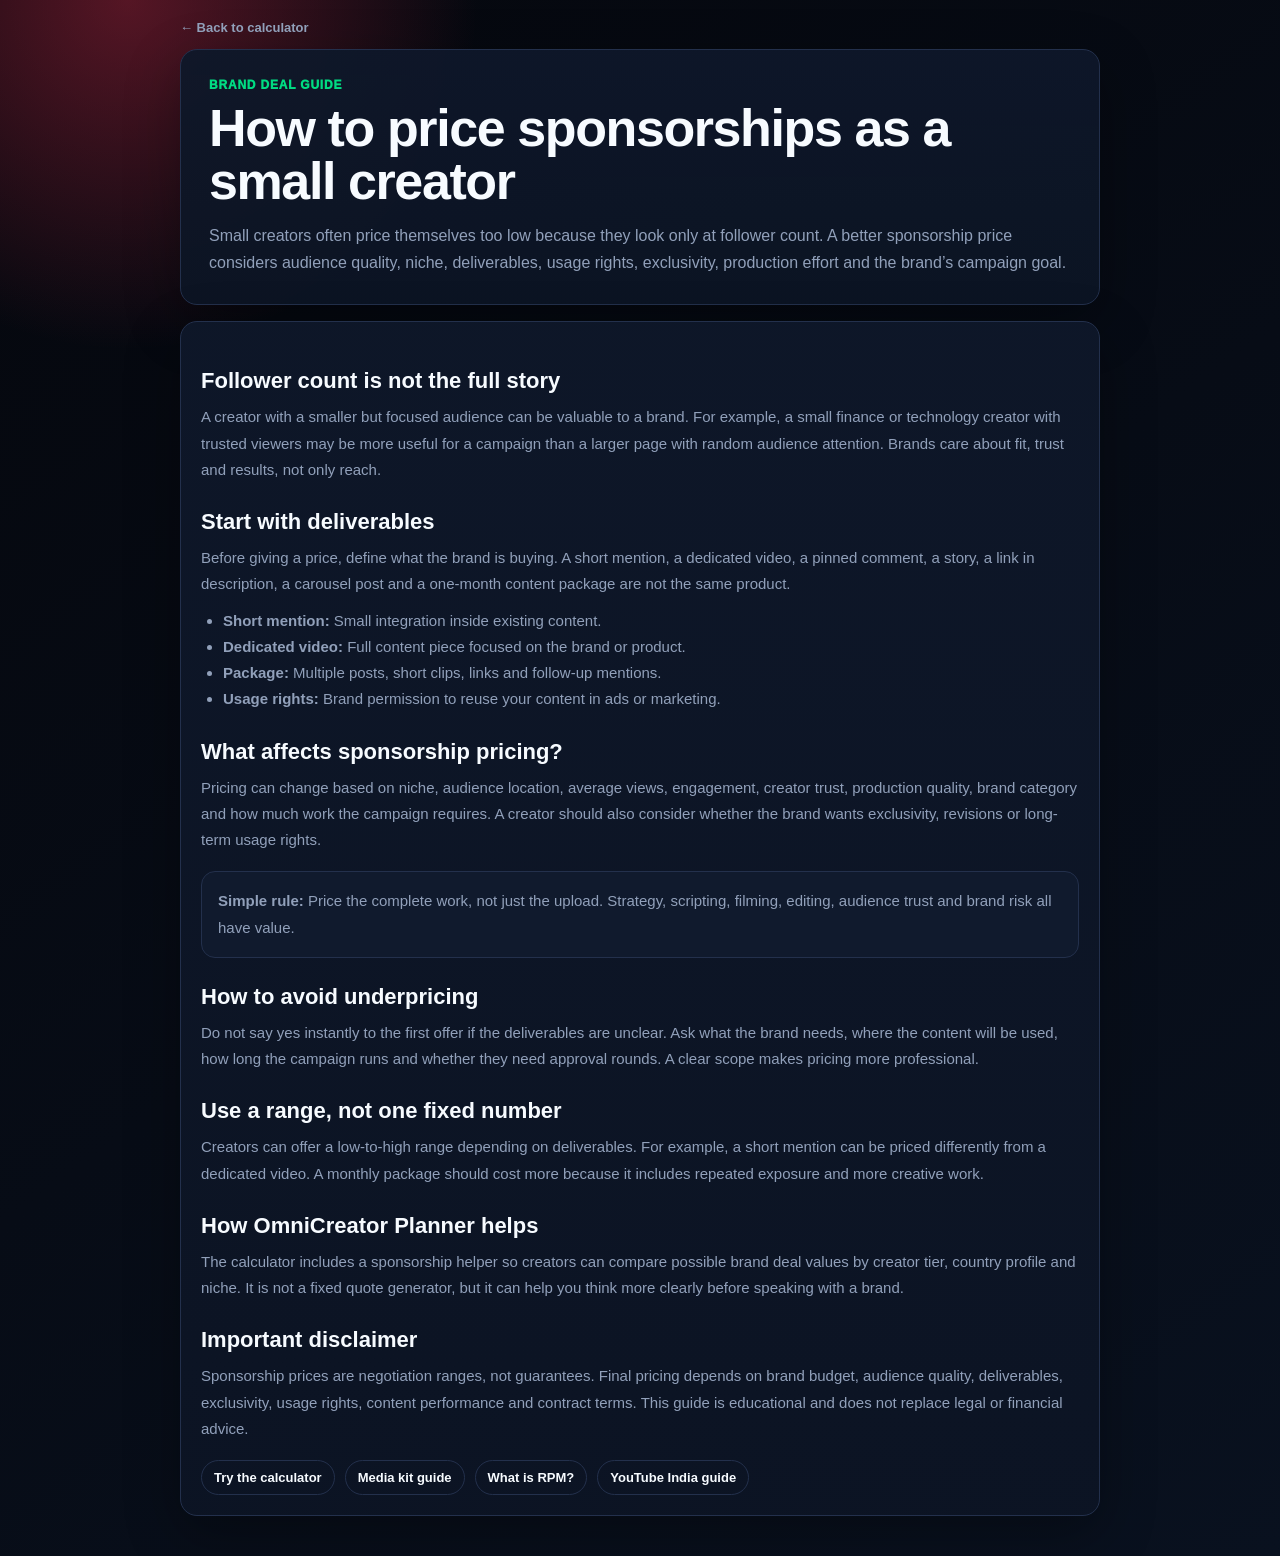
<file: sponsorship-pricing-guide.html>
<!DOCTYPE html>
<html lang="en">
<head>
  <meta charset="UTF-8">
  <meta name="viewport" content="width=device-width, initial-scale=1.0">
  <title>How to Price Sponsorships as a Small Creator | OmniCreator Planner</title>
  <meta name="description" content="A practical guide for small creators to think about sponsorship pricing using niche, audience quality, deliverables, usage rights and campaign goals.">
  <meta name="robots" content="index, follow">
  <meta name="theme-color" content="#07090e">
  <link rel="canonical" href="https://omnicreatorplanner.com/sponsorship-pricing-guide.html">
  <meta property="og:title" content="How to Price Sponsorships as a Small Creator">
  <meta property="og:description" content="Learn how small creators can plan brand deal pricing without depending only on follower count.">
  <meta property="og:type" content="article">
  <meta property="og:url" content="https://omnicreatorplanner.com/sponsorship-pricing-guide.html">
  <link rel="stylesheet" href="style.css">
  <style>.guide-wrapper{max-width:920px;margin:0 auto;padding:18px 0 40px}.guide-hero{padding:28px}.guide-eyebrow{color:var(--green);font-size:12px;font-weight:950;text-transform:uppercase;letter-spacing:.8px;margin-bottom:10px}.guide-title{font-size:clamp(30px,5vw,52px);line-height:1.02;letter-spacing:-1.4px;margin-bottom:14px}.guide-intro{color:var(--muted);font-size:16px;line-height:1.7}.guide-body{margin-top:16px}.guide-body h2{font-size:22px;margin:26px 0 10px}.guide-body h3{font-size:17px;margin:20px 0 8px}.guide-body p,.guide-body li{color:var(--muted);font-size:15px;line-height:1.75}.guide-body ul{padding-left:22px;margin:10px 0}.guide-callout{border:1px solid var(--line);background:var(--card2);border-radius:14px;padding:16px;margin:18px 0}.guide-nav{display:flex;gap:10px;flex-wrap:wrap;margin-top:18px}.guide-nav a{color:var(--text);text-decoration:none;border:1px solid var(--line);border-radius:999px;padding:9px 12px;font-size:13px;font-weight:850}.guide-back{display:inline-flex;margin-bottom:14px;color:var(--muted);text-decoration:none;font-weight:900;font-size:13px}@media(max-width:600px){.guide-hero{padding:20px}}</style>
</head>
<body data-theme="dark" data-platform="youtube">
  <div class="guide-wrapper">
    <a class="guide-back" href="index.html">← Back to calculator</a>
    <article class="glass-dashboard-card guide-hero">
      <div class="guide-eyebrow">Brand deal guide</div>
      <h1 class="guide-title">How to price sponsorships as a small creator</h1>
      <p class="guide-intro">Small creators often price themselves too low because they look only at follower count. A better sponsorship price considers audience quality, niche, deliverables, usage rights, exclusivity, production effort and the brand’s campaign goal.</p>
    </article>

    <article class="glass-dashboard-card guide-body">
      <h2>Follower count is not the full story</h2>
      <p>A creator with a smaller but focused audience can be valuable to a brand. For example, a small finance or technology creator with trusted viewers may be more useful for a campaign than a larger page with random audience attention. Brands care about fit, trust and results, not only reach.</p>

      <h2>Start with deliverables</h2>
      <p>Before giving a price, define what the brand is buying. A short mention, a dedicated video, a pinned comment, a story, a link in description, a carousel post and a one-month content package are not the same product.</p>
      <ul>
        <li><strong>Short mention:</strong> Small integration inside existing content.</li>
        <li><strong>Dedicated video:</strong> Full content piece focused on the brand or product.</li>
        <li><strong>Package:</strong> Multiple posts, short clips, links and follow-up mentions.</li>
        <li><strong>Usage rights:</strong> Brand permission to reuse your content in ads or marketing.</li>
      </ul>

      <h2>What affects sponsorship pricing?</h2>
      <p>Pricing can change based on niche, audience location, average views, engagement, creator trust, production quality, brand category and how much work the campaign requires. A creator should also consider whether the brand wants exclusivity, revisions or long-term usage rights.</p>

      <div class="guide-callout"><p><strong>Simple rule:</strong> Price the complete work, not just the upload. Strategy, scripting, filming, editing, audience trust and brand risk all have value.</p></div>

      <h2>How to avoid underpricing</h2>
      <p>Do not say yes instantly to the first offer if the deliverables are unclear. Ask what the brand needs, where the content will be used, how long the campaign runs and whether they need approval rounds. A clear scope makes pricing more professional.</p>

      <h2>Use a range, not one fixed number</h2>
      <p>Creators can offer a low-to-high range depending on deliverables. For example, a short mention can be priced differently from a dedicated video. A monthly package should cost more because it includes repeated exposure and more creative work.</p>

      <h2>How OmniCreator Planner helps</h2>
      <p>The calculator includes a sponsorship helper so creators can compare possible brand deal values by creator tier, country profile and niche. It is not a fixed quote generator, but it can help you think more clearly before speaking with a brand.</p>

      <h2>Important disclaimer</h2>
      <p>Sponsorship prices are negotiation ranges, not guarantees. Final pricing depends on brand budget, audience quality, deliverables, exclusivity, usage rights, content performance and contract terms. This guide is educational and does not replace legal or financial advice.</p>

      <div class="guide-nav">
        <a href="index.html">Try the calculator</a>
        <a href="media-kit-guide.html">Media kit guide</a>
        <a href="rpm-guide.html">What is RPM?</a>
        <a href="youtube-earnings-india.html">YouTube India guide</a>
      </div>
    </article>
  </div>
</body>
</html>
</file>
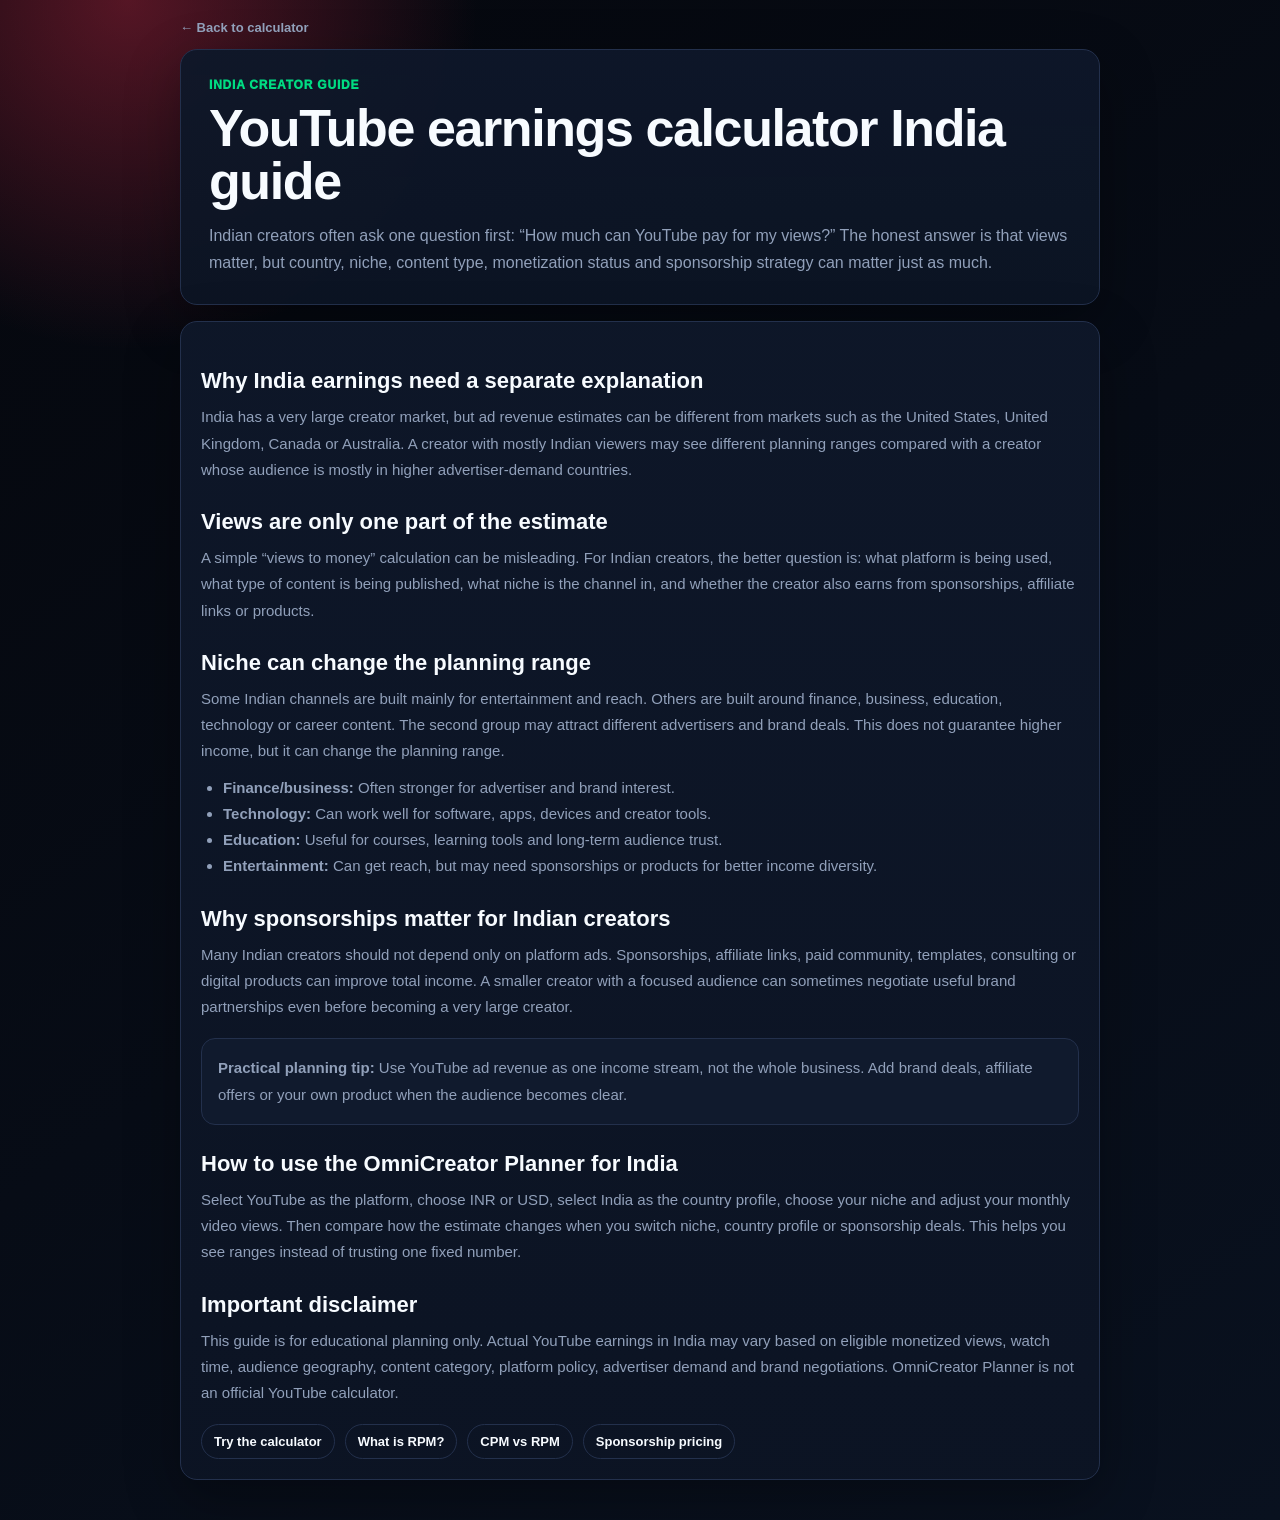
<file: youtube-earnings-india.html>
<!DOCTYPE html>
<html lang="en">
<head>
  <meta charset="UTF-8">
  <meta name="viewport" content="width=device-width, initial-scale=1.0">
  <title>YouTube Earnings Calculator India Guide | OmniCreator Planner</title>
  <meta name="description" content="A practical India-focused guide for estimating YouTube creator earnings using views, niche, audience country, RPM ranges and sponsorship planning.">
  <meta name="robots" content="index, follow">
  <meta name="theme-color" content="#07090e">
  <link rel="canonical" href="https://omnicreatorplanner.com/youtube-earnings-india.html">
  <meta property="og:title" content="YouTube Earnings Calculator India Guide">
  <meta property="og:description" content="Learn how Indian creators can think about YouTube earnings estimates, RPM ranges, sponsorships and monetization planning.">
  <meta property="og:type" content="article">
  <meta property="og:url" content="https://omnicreatorplanner.com/youtube-earnings-india.html">
  <link rel="stylesheet" href="style.css">
  <style>.guide-wrapper{max-width:920px;margin:0 auto;padding:18px 0 40px}.guide-hero{padding:28px}.guide-eyebrow{color:var(--green);font-size:12px;font-weight:950;text-transform:uppercase;letter-spacing:.8px;margin-bottom:10px}.guide-title{font-size:clamp(30px,5vw,52px);line-height:1.02;letter-spacing:-1.4px;margin-bottom:14px}.guide-intro{color:var(--muted);font-size:16px;line-height:1.7}.guide-body{margin-top:16px}.guide-body h2{font-size:22px;margin:26px 0 10px}.guide-body h3{font-size:17px;margin:20px 0 8px}.guide-body p,.guide-body li{color:var(--muted);font-size:15px;line-height:1.75}.guide-body ul{padding-left:22px;margin:10px 0}.guide-callout{border:1px solid var(--line);background:var(--card2);border-radius:14px;padding:16px;margin:18px 0}.guide-nav{display:flex;gap:10px;flex-wrap:wrap;margin-top:18px}.guide-nav a{color:var(--text);text-decoration:none;border:1px solid var(--line);border-radius:999px;padding:9px 12px;font-size:13px;font-weight:850}.guide-back{display:inline-flex;margin-bottom:14px;color:var(--muted);text-decoration:none;font-weight:900;font-size:13px}@media(max-width:600px){.guide-hero{padding:20px}}</style>
</head>
<body data-theme="dark" data-platform="youtube">
  <div class="guide-wrapper">
    <a class="guide-back" href="index.html">← Back to calculator</a>
    <article class="glass-dashboard-card guide-hero">
      <div class="guide-eyebrow">India creator guide</div>
      <h1 class="guide-title">YouTube earnings calculator India guide</h1>
      <p class="guide-intro">Indian creators often ask one question first: “How much can YouTube pay for my views?” The honest answer is that views matter, but country, niche, content type, monetization status and sponsorship strategy can matter just as much.</p>
    </article>

    <article class="glass-dashboard-card guide-body">
      <h2>Why India earnings need a separate explanation</h2>
      <p>India has a very large creator market, but ad revenue estimates can be different from markets such as the United States, United Kingdom, Canada or Australia. A creator with mostly Indian viewers may see different planning ranges compared with a creator whose audience is mostly in higher advertiser-demand countries.</p>

      <h2>Views are only one part of the estimate</h2>
      <p>A simple “views to money” calculation can be misleading. For Indian creators, the better question is: what platform is being used, what type of content is being published, what niche is the channel in, and whether the creator also earns from sponsorships, affiliate links or products.</p>

      <h2>Niche can change the planning range</h2>
      <p>Some Indian channels are built mainly for entertainment and reach. Others are built around finance, business, education, technology or career content. The second group may attract different advertisers and brand deals. This does not guarantee higher income, but it can change the planning range.</p>
      <ul>
        <li><strong>Finance/business:</strong> Often stronger for advertiser and brand interest.</li>
        <li><strong>Technology:</strong> Can work well for software, apps, devices and creator tools.</li>
        <li><strong>Education:</strong> Useful for courses, learning tools and long-term audience trust.</li>
        <li><strong>Entertainment:</strong> Can get reach, but may need sponsorships or products for better income diversity.</li>
      </ul>

      <h2>Why sponsorships matter for Indian creators</h2>
      <p>Many Indian creators should not depend only on platform ads. Sponsorships, affiliate links, paid community, templates, consulting or digital products can improve total income. A smaller creator with a focused audience can sometimes negotiate useful brand partnerships even before becoming a very large creator.</p>

      <div class="guide-callout"><p><strong>Practical planning tip:</strong> Use YouTube ad revenue as one income stream, not the whole business. Add brand deals, affiliate offers or your own product when the audience becomes clear.</p></div>

      <h2>How to use the OmniCreator Planner for India</h2>
      <p>Select YouTube as the platform, choose INR or USD, select India as the country profile, choose your niche and adjust your monthly video views. Then compare how the estimate changes when you switch niche, country profile or sponsorship deals. This helps you see ranges instead of trusting one fixed number.</p>

      <h2>Important disclaimer</h2>
      <p>This guide is for educational planning only. Actual YouTube earnings in India may vary based on eligible monetized views, watch time, audience geography, content category, platform policy, advertiser demand and brand negotiations. OmniCreator Planner is not an official YouTube calculator.</p>

      <div class="guide-nav">
        <a href="index.html">Try the calculator</a>
        <a href="rpm-guide.html">What is RPM?</a>
        <a href="cpm-vs-rpm.html">CPM vs RPM</a>
        <a href="sponsorship-pricing-guide.html">Sponsorship pricing</a>
      </div>
    </article>
  </div>
</body>
</html>
</file>
<file: style.css>
:root{--bg:#05070d;--bg2:#09111f;--card:#0b1323;--card2:#101a2d;--line:#23304c;--text:#f7fbff;--muted:#91a0ba;--green:#00dc82;--yt:#ff3355;--tt:#9d4edd;--fb:#1d9bf0;--accent:#ff3355;--glow:rgba(255,51,85,.28);--shadow:0 18px 55px rgba(0,0,0,.32)}body[data-theme="light"]{--bg:#f5f7ff;--bg2:#ffffff;--card:#ffffff;--card2:#f6f8ff;--line:#dce5f7;--text:#101827;--muted:#66758d;--green:#059669;--shadow:0 18px 45px rgba(20,35,70,.12)}body[data-platform="youtube"]{--accent:var(--yt);--glow:rgba(255,51,85,.32)}body[data-platform="tiktok"]{--accent:var(--tt);--glow:rgba(157,78,221,.34)}body[data-platform="facebook"]{--accent:var(--fb);--glow:rgba(29,155,240,.34)}*{box-sizing:border-box;margin:0;padding:0}html{scroll-behavior:smooth}body{min-height:100vh;background:radial-gradient(circle at 10% 0,var(--glow),transparent 350px),linear-gradient(145deg,var(--bg),var(--bg2));color:var(--text);font-family:-apple-system,BlinkMacSystemFont,"Segoe UI",Roboto,Arial,sans-serif;padding:0 10px;overflow-x:hidden}button,select,input{font:inherit}button{cursor:pointer}.app-wrapper{max-width:1240px;margin:0 auto;padding:18px 0;display:flex;flex-direction:column;gap:16px}.app-header{display:grid;grid-template-columns:1fr auto 1fr;gap:16px;align-items:center;padding-bottom:14px;border-bottom:1px solid var(--line)}.brand-container{display:flex;align-items:center;gap:12px}.brand-logo-svg{width:42px;height:42px;filter:drop-shadow(0 0 15px var(--glow));animation:spinLogo 28s linear infinite}@keyframes spinLogo{to{transform:rotate(360deg)}}.brand-text{display:flex;flex-direction:column}.main-title{font-size:22px;font-weight:900;letter-spacing:-.7px;line-height:1}.sub-title{font-size:12px;color:var(--muted);font-weight:650;margin-top:4px}.header-center{display:flex;justify-content:center}.status-badge{display:inline-flex;align-items:center;gap:8px;border:1px solid rgba(0,220,130,.25);background:rgba(0,220,130,.08);color:var(--green);border-radius:999px;padding:7px 14px;font-size:12px;font-weight:850;box-shadow:0 0 20px rgba(0,220,130,.08);white-space:nowrap}.status-pulse-dot{width:8px;height:8px;border-radius:50%;background:var(--green);box-shadow:0 0 10px var(--green)}.header-right{display:flex;justify-content:flex-end;align-items:center;gap:10px}.header-desktop-selectors{display:flex;gap:10px}.inline-form-selector-pills,.form-native-dropdown{background:var(--card);border:1px solid var(--line);color:var(--text);border-radius:11px;padding:10px 14px;font-size:13px;font-weight:800;outline:none;transition:.2s}.inline-form-selector-pills:focus,.form-native-dropdown:focus{border-color:var(--accent);box-shadow:0 0 0 3px var(--glow)}.theme-toggle-btn{border:0;border-radius:13px;padding:10px 16px;background:linear-gradient(135deg,var(--accent),#ff9f1c);color:#fff;font-size:13px;font-weight:950;box-shadow:0 0 25px var(--glow);white-space:nowrap}.platform-tabs-container{display:grid;grid-template-columns:repeat(3,1fr);gap:12px}.platform-tab-card{position:relative;overflow:hidden;border:1px solid var(--line);border-top:2px solid var(--line);background:linear-gradient(180deg,rgba(18,27,45,.94),rgba(9,17,31,.94));color:var(--muted);padding:16px 12px;border-radius:15px;font-size:15px;font-weight:900;display:flex;align-items:center;justify-content:center;gap:10px;transition:.22s;box-shadow:0 12px 28px rgba(0,0,0,.18)}body[data-theme="light"] .platform-tab-card{background:linear-gradient(180deg,#fff,#f4f7ff)}.platform-tab-card:before{content:"";position:absolute;left:0;right:0;top:0;height:2px;background:var(--accent);opacity:0;box-shadow:0 0 18px var(--accent)}.platform-tab-card.active{color:var(--text);border-top-color:var(--accent);box-shadow:0 0 28px var(--glow),inset 0 0 0 1px rgba(255,255,255,.03)}.platform-tab-card.active:before{opacity:1}.platform-indicator-dot{width:9px;height:9px;border-radius:50%;display:inline-block;box-shadow:0 0 14px currentColor}.yt{background:var(--yt);color:var(--yt)}.tt{background:var(--tt);color:var(--tt)}.fb{background:var(--fb);color:var(--fb)}.main-layout-split-grid{display:grid;grid-template-columns:4.6fr 7.4fr;gap:16px;align-items:start}.glass-dashboard-card{background:linear-gradient(180deg,rgba(14,23,41,.96),rgba(12,20,36,.94));border:1px solid var(--line);border-radius:17px;padding:20px;box-shadow:var(--shadow)}body[data-theme="light"] .glass-dashboard-card{background:linear-gradient(180deg,#fff,#f7f9ff)}.card-section-heading{font-size:16px;font-weight:900;margin-bottom:17px;letter-spacing:.05px}.mobile-inline-filters-box{display:none}.preset-label-tag,.form-select-row-element label{display:block;color:var(--muted);font-size:11px;font-weight:900;letter-spacing:.6px;text-transform:uppercase;margin-bottom:9px}.badge-presets-container{margin-bottom:19px}.badge-flex-row{display:flex;gap:10px}.preset-pill-btn{flex:1;min-height:48px;border:1px solid var(--line);border-radius:12px;background:linear-gradient(180deg,var(--card2),var(--card));color:var(--text);font-size:12.5px;font-weight:900;display:flex;align-items:center;justify-content:center;gap:7px;transition:.22s}.preset-pill-btn.active{border-color:var(--accent);background:linear-gradient(180deg,rgba(255,51,85,.14),rgba(157,78,221,.10));box-shadow:0 0 22px var(--glow)}.badge-icon-vector{font-size:16px;filter:drop-shadow(0 0 8px var(--glow))}.slider-element-wrapper{margin-bottom:20px}.slider-header-labels{display:flex;justify-content:space-between;gap:12px;color:var(--muted);font-size:13px;font-weight:850}.slider-live-value-counter{color:var(--text);font-weight:950}.native-theme-slider{width:100%;height:6px;border-radius:999px;appearance:none;background:linear-gradient(90deg,var(--accent),rgba(145,160,186,.18));margin:13px 0 7px;outline:none}.native-theme-slider::-webkit-slider-thumb{appearance:none;width:18px;height:18px;border-radius:50%;background:#fff;border:3px solid var(--accent);box-shadow:0 0 18px var(--accent)}.slider-marker-bounds-row{display:flex;justify-content:space-between;color:var(--muted);font-size:10px;font-weight:850}.results-panel-header,.goal-planner-container-header{display:flex;justify-content:space-between;align-items:center;margin-bottom:16px}.badge-year-tag{border:1px solid var(--line);background:var(--card2);color:var(--muted);border-radius:8px;padding:6px 9px;font-size:11px;font-weight:900}.earnings-hero-payout-box{background:linear-gradient(135deg,rgba(0,220,130,.10),rgba(29,155,240,.05));border:1px solid rgba(0,220,130,.22);border-radius:16px;padding:24px 14px;text-align:center;margin-bottom:16px;overflow:hidden}.payout-range-primary{font-size:clamp(32px,4vw,46px);font-weight:950;color:var(--green);letter-spacing:-1px;line-height:1.1;text-shadow:0 0 22px rgba(0,220,130,.2)}.payout-range-alternate{color:var(--muted);font-size:14px;font-weight:850;margin-top:8px}.desktop-only-table-wrapper{overflow:auto;margin-bottom:14px}.breakdown-matrix-table{width:100%;border-collapse:collapse;font-size:13px}.breakdown-matrix-table th{color:var(--muted);padding:11px 10px;text-align:left;font-size:10px;text-transform:uppercase;letter-spacing:.6px;border-bottom:1px solid var(--line)}.breakdown-matrix-table td{padding:12px 10px;border-bottom:1px solid rgba(35,48,76,.45)}.table-source-cell-layout{display:flex;flex-direction:column;gap:2px}.table-source-cell-layout small{color:var(--muted);font-size:11px}.table-total-row-highlight{font-weight:950;background:rgba(0,220,130,.05)}.table-total-row-highlight td:nth-child(2),.table-range-span-text{color:var(--green);font-weight:900}.mobile-only-breakdown-cards-stack{display:none;flex-direction:column;gap:10px;margin-bottom:14px}.responsive-breakdown-card-node{display:flex;justify-content:space-between;gap:12px;border:1px solid var(--line);border-radius:13px;background:var(--card2);padding:13px}.responsive-breakdown-card-node.total-card{border-color:rgba(0,220,130,.28);background:rgba(0,220,130,.06)}.resp-card-left-meta strong{font-size:14px}.resp-card-left-meta small,.resp-card-range{display:block;color:var(--muted);font-size:12px;margin-top:3px}.resp-card-right-metrics{text-align:right}.resp-card-val{font-size:16px;font-weight:950}.resp-card-range{color:var(--green);font-weight:850}.safe-compliance-disclaimer-label{color:var(--muted);font-size:11.5px;line-height:1.5;text-align:center}.goal-planner-panel-card{margin-top:16px}.goal-planner-container-header{border-bottom:1px solid var(--line);padding-bottom:10px}.goal-subheading-note{color:var(--muted);font-size:11.5px;font-weight:900}.goal-planner-split-flex-wrapper{display:grid;grid-template-columns:4fr 8fr;gap:16px;align-items:center}.goal-input-label-tag{color:var(--muted);font-size:12px;font-weight:900}.goal-input-relative-field{position:relative;margin:9px 0}.goal-currency-symbol-marker{position:absolute;left:13px;top:50%;transform:translateY(-50%);color:var(--accent);font-weight:950}.goal-native-numeric-input{width:100%;background:var(--card2);border:1px solid var(--line);border-radius:11px;color:var(--text);padding:11px 10px 11px 31px;font-size:20px;font-weight:950;outline:none}.status-marker-emerald{color:var(--green);font-size:12px;font-weight:900}.status-desc-text{color:var(--muted);font-size:11px}.goal-right-metrics-display-stack{display:grid;grid-template-columns:repeat(3,1fr);gap:10px}.goal-platform-output-row{background:var(--card2);border:1px solid var(--line);border-radius:12px;padding:13px 10px;text-align:center}.goal-platform-name{color:var(--muted);font-size:11px;font-weight:900}.goal-computed-value{font-size:22px;font-weight:950;margin:5px 0}.goal-unit-subtext{color:var(--muted);font-size:10.5px}.lower-data-split-grid{display:grid;grid-template-columns:1fr 1fr;gap:16px}.seo-table-layout-node{width:100%;border-collapse:collapse;font-size:12.5px}.seo-table-layout-node th,.seo-table-layout-node td{padding:10px;border-bottom:1px solid rgba(35,48,76,.4);text-align:left}.seo-table-layout-node th{color:var(--muted)}.benefits-clean-list-layer{list-style:none}.benefits-clean-list-layer li{position:relative;color:var(--muted);font-size:13px;line-height:1.5;margin-bottom:10px;padding-left:20px}.benefits-clean-list-layer li:before{content:"✓";position:absolute;left:0;color:var(--green);font-weight:950}.accordion-layout-vertical-stack{display:grid;grid-template-columns:repeat(4,1fr);gap:12px}.accordion-node-item{background:var(--card2);border:1px solid var(--line);border-radius:13px;padding:14px;cursor:pointer}.accordion-node-item:hover{border-color:var(--accent)}.accordion-question-row{display:flex;justify-content:space-between;gap:8px;font-size:13px;font-weight:900}.toggle-sign-icon{color:var(--accent);font-weight:950}.accordion-answer-content-block{display:none;color:var(--muted);font-size:12.5px;line-height:1.55;border-top:1px solid var(--line);margin-top:10px;padding-top:10px}.accordion-node-item.open .accordion-answer-content-block{display:block}.modal-dialog-blur-overlay{position:fixed;inset:0;background:rgba(3,5,10,.85);backdrop-filter:blur(8px);display:none;align-items:center;justify-content:center;z-index:9999;padding:18px}.modal-body-container{width:100%;max-width:600px;max-height:85vh;overflow:auto;background:var(--card);border:1px solid var(--line);border-radius:16px;padding:26px;position:relative}.modal-close-trigger-btn{position:absolute;right:17px;top:13px;background:transparent;border:0;color:var(--muted);font-size:20px}.modal-dynamic-content-area h3{font-size:20px;margin-bottom:12px;border-bottom:1px solid var(--line);padding-bottom:9px}.modal-dynamic-content-area p{color:var(--muted);font-size:13px;line-height:1.6;margin-bottom:12px}.cookie-bar{position:fixed;left:50%;bottom:18px;transform:translateX(-50%);width:92%;max-width:820px;background:var(--card2);border:1px solid var(--line);border-radius:14px;padding:14px 18px;display:flex;justify-content:space-between;align-items:center;gap:18px;z-index:99999;box-shadow:var(--shadow)}.cookie-text{color:var(--muted);font-size:12px;line-height:1.45}.cookie-actions{display:flex;gap:9px}.cookie-btn{border:0;border-radius:8px;padding:8px 14px;font-size:12px;font-weight:900}.cookie-btn.primary{background:var(--accent);color:#fff}.cookie-btn.secondary{background:transparent;border:1px solid var(--line);color:var(--text)}.app-system-footer{text-align:center;border-top:1px solid var(--line);padding-top:22px;margin-top:12px;display:flex;flex-direction:column;gap:10px}.footer-legal-disclaimer-paragraph{color:var(--muted);font-size:11px;line-height:1.6}.footer-nav-links-row{display:flex;justify-content:center;gap:15px;flex-wrap:wrap}.footer-nav-links-row a{color:var(--muted);text-decoration:none;font-size:12px;font-weight:850}.footer-nav-links-row a:hover{color:var(--text)}.footer-copyright-tag-label{color:var(--muted);font-size:11px;opacity:.8}@media(max-width:950px){.app-header{grid-template-columns:1fr auto}.header-center{grid-column:1/3;justify-content:flex-start}.header-desktop-selectors{display:none}.main-layout-split-grid{display:flex;flex-direction:column}.section-configure{order:1}.section-results{order:2}.mobile-inline-filters-box{display:grid;grid-template-columns:repeat(3,1fr);gap:10px;margin-bottom:18px;border-bottom:1px solid var(--line);padding-bottom:15px}.desktop-only-table-wrapper{display:none}.mobile-only-breakdown-cards-stack{display:flex}.goal-planner-split-flex-wrapper,.lower-data-split-grid{grid-template-columns:1fr}.accordion-layout-vertical-stack{grid-template-columns:1fr 1fr}.badge-flex-row{display:grid;grid-template-columns:repeat(3,1fr)}}@media(max-width:600px){body{padding:0 8px}.app-wrapper{gap:14px;padding:14px 0}.brand-logo-svg{width:38px;height:38px}.main-title{font-size:17px}.sub-title{font-size:10.5px}.theme-toggle-btn{padding:8px 10px;font-size:12px}.status-badge{padding:5px 10px;font-size:10.5px}.platform-tabs-container{gap:8px}.platform-tab-card{padding:12px 5px;border-radius:13px;font-size:12.5px;gap:6px}.glass-dashboard-card{border-radius:16px;padding:16px}.mobile-inline-filters-box{grid-template-columns:1fr}.badge-flex-row{gap:8px}.preset-pill-btn{min-height:56px;flex-direction:column;font-size:12px;line-height:1.15;padding:9px 5px}.badge-icon-vector{font-size:18px}.payout-range-primary{font-size:clamp(28px,9.2vw,38px)}.badge-year-tag{display:none}.responsive-breakdown-card-node{flex-direction:column}.resp-card-right-metrics{text-align:left}.goal-right-metrics-display-stack,.accordion-layout-vertical-stack{grid-template-columns:1fr}.cookie-bar{bottom:10px;flex-direction:column;text-align:center}.cookie-actions{width:100%}.cookie-btn{flex:1}.footer-legal-disclaimer-paragraph{text-align:center}}@media(max-width:380px){.main-title{font-size:15.5px}.platform-tab-card{font-size:11.5px}.payout-range-primary{font-size:27px}.preset-pill-btn{font-size:11px}.glass-dashboard-card{padding:14px}}
</file>
